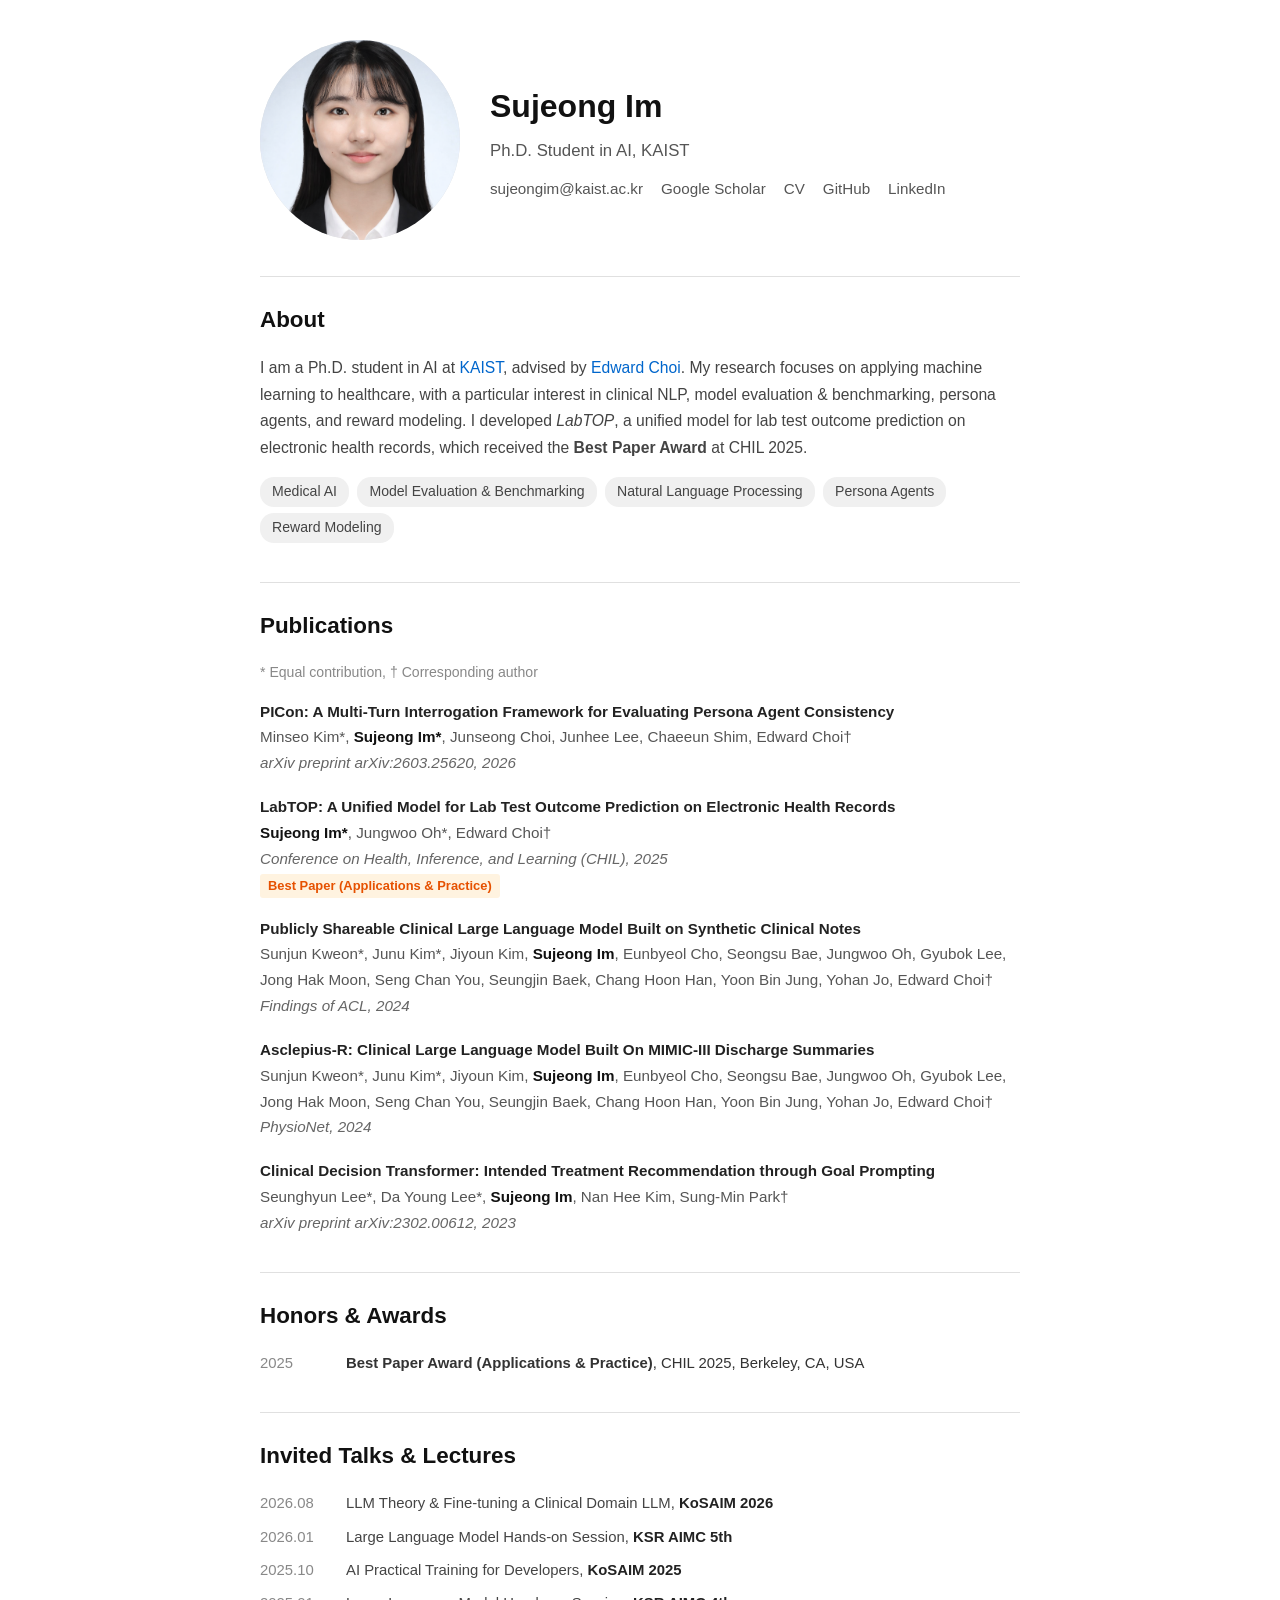
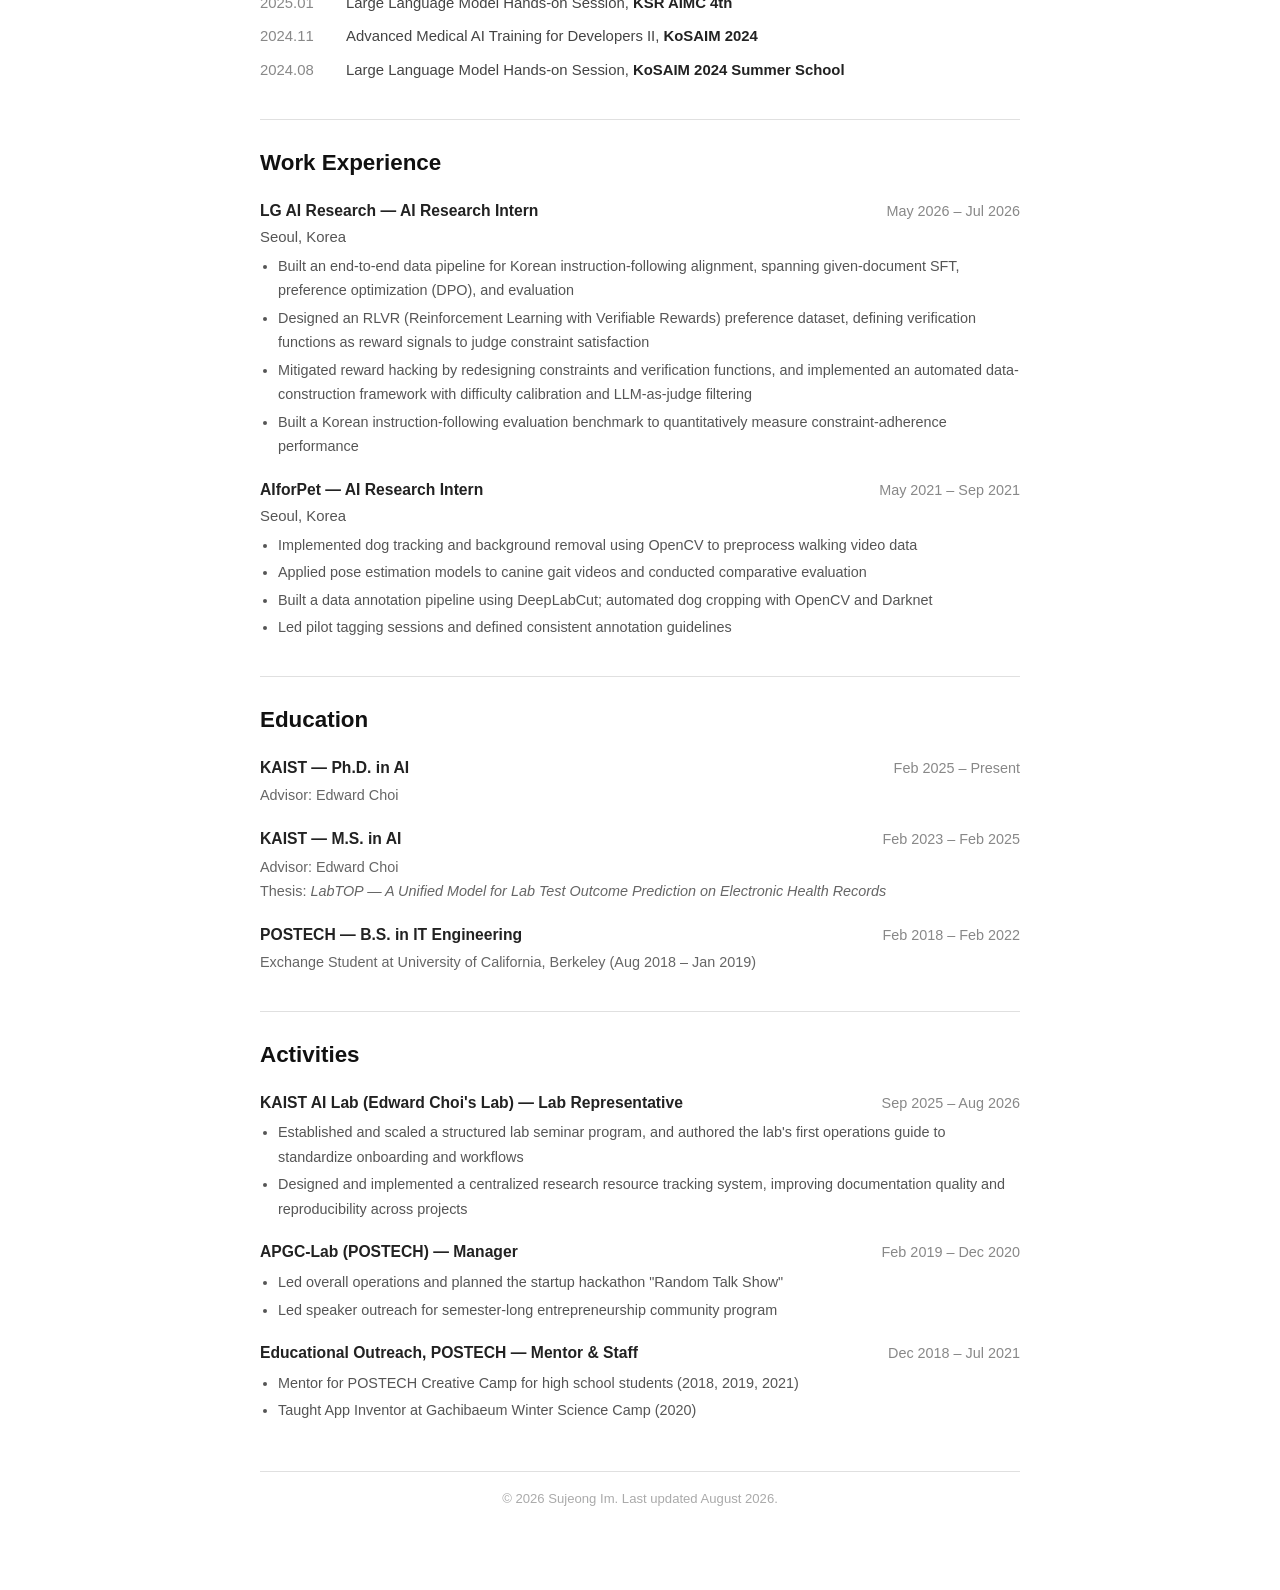
<file: index.html>
<!DOCTYPE html>
<html lang="en">
<head>
    <meta charset="UTF-8">
    <meta name="viewport" content="width=device-width, initial-scale=1.0">
    <title>Sujeong Im</title>
    <style>
        * { margin: 0; padding: 0; box-sizing: border-box; }

        body {
            font-family: -apple-system, BlinkMacSystemFont, 'Segoe UI', Roboto, 'Helvetica Neue', Arial, sans-serif;
            line-height: 1.7;
            color: #333;
            background: #fff;
        }

        a { color: #0066cc; text-decoration: none; }
        a:hover { text-decoration: underline; }

        .container {
            max-width: 800px;
            margin: 0 auto;
            padding: 40px 20px;
        }

        /* ---- Header / Profile ---- */
        .profile {
            display: flex;
            align-items: center;
            gap: 30px;
            margin-bottom: 20px;
        }

        .profile-photo {
            width: 200px;
            height: 200px;
            border-radius: 50%;
            object-fit: cover;
            object-position: center 20%;
            flex-shrink: 0;
            background: #e0e0e0;
        }

        .profile-info h1 {
            font-size: 2em;
            font-weight: 700;
            color: #111;
            margin-bottom: 4px;
        }

        .profile-info .title {
            font-size: 1.05em;
            color: #555;
            margin-bottom: 10px;
        }

        .profile-links {
            display: flex;
            flex-wrap: wrap;
            gap: 6px 18px;
            font-size: 0.95em;
        }

        .profile-links a, .profile-links span {
            color: #555;
        }

        .profile-links a:hover { color: #0066cc; }

        /* ---- Sections ---- */
        section {
            margin-top: 36px;
            padding-top: 24px;
            border-top: 1px solid #e0e0e0;
        }

        h2 {
            font-size: 1.4em;
            font-weight: 700;
            color: #111;
            margin-bottom: 16px;
        }

        /* ---- About ---- */
        .about p {
            color: #444;
            font-size: 0.98em;
        }

        .research-interests {
            margin-top: 12px;
        }

        .research-interests span {
            display: inline-block;
            background: #f0f0f0;
            color: #444;
            padding: 3px 12px;
            border-radius: 14px;
            font-size: 0.88em;
            margin: 3px 4px 3px 0;
        }

        /* ---- Publications ---- */
        .pub-note {
            font-size: 0.88em;
            color: #888;
            margin-bottom: 14px;
        }

        .pub-item {
            margin-bottom: 18px;
            padding-left: 0;
            font-size: 0.95em;
        }

        .pub-item .pub-title {
            font-weight: 600;
            color: #222;
        }

        .pub-item .pub-authors {
            color: #555;
        }

        .pub-item .pub-authors strong {
            color: #111;
        }

        .pub-item .pub-venue {
            color: #666;
            font-style: italic;
        }

        .pub-item .pub-award {
            display: inline-block;
            background: #fff3e0;
            color: #e65100;
            padding: 1px 8px;
            border-radius: 3px;
            font-size: 0.85em;
            font-weight: 600;
            margin-top: 2px;
        }

        /* ---- Generic entry (education, work, etc.) ---- */
        .entry {
            margin-bottom: 18px;
        }

        .entry-header {
            display: flex;
            justify-content: space-between;
            align-items: baseline;
            flex-wrap: wrap;
            gap: 4px;
        }

        .entry-header .entry-title {
            font-weight: 600;
            color: #222;
            font-size: 0.98em;
        }

        .entry-header .entry-date {
            color: #888;
            font-size: 0.9em;
            white-space: nowrap;
        }

        .entry-sub {
            color: #555;
            font-size: 0.93em;
        }

        .entry-details {
            color: #666;
            font-size: 0.9em;
            margin-top: 2px;
        }

        .entry ul {
            margin-top: 4px;
            margin-left: 18px;
            color: #555;
            font-size: 0.9em;
        }

        .entry li { margin-bottom: 3px; }

        /* ---- Talks table ---- */
        .talks-list {
            font-size: 0.93em;
        }

        .talks-list .talk-item {
            display: flex;
            gap: 16px;
            margin-bottom: 8px;
        }

        .talks-list .talk-date {
            color: #888;
            white-space: nowrap;
            min-width: 70px;
        }

        .talks-list .talk-title {
            color: #444;
        }

        .talks-list .talk-title strong {
            color: #222;
        }

        /* ---- Award ---- */
        .award-item {
            display: flex;
            gap: 16px;
            margin-bottom: 8px;
            font-size: 0.93em;
        }

        .award-item .award-date {
            color: #888;
            white-space: nowrap;
            min-width: 70px;
        }

        /* ---- Footer ---- */
        footer {
            margin-top: 48px;
            padding-top: 16px;
            border-top: 1px solid #e0e0e0;
            text-align: center;
            font-size: 0.82em;
            color: #aaa;
            padding-bottom: 40px;
        }

        /* ---- Responsive ---- */
        @media (max-width: 600px) {
            .profile {
                flex-direction: column;
                text-align: center;
            }
            .profile-links { justify-content: center; }
            .entry-header { flex-direction: column; }
            .talks-list .talk-item { flex-direction: column; gap: 2px; }
            .award-item { flex-direction: column; gap: 2px; }
        }
    </style>
</head>
<body>
    <div class="container">

        <!-- ===== Profile ===== -->
        <div class="profile">
            <img class="profile-photo" src="sjim_profile.png" alt="Sujeong Im">
            <div class="profile-info">
                <h1>Sujeong Im</h1>
                <div class="title">Ph.D. Student in AI, KAIST</div>
                <div class="profile-links">
                    <span>sujeongim@kaist.ac.kr</span>
                    <a href="https://scholar.google.com/citations?user=gppSbmMAAAAJ" target="_blank">Google Scholar</a>
                    <a href="SujeongIm_CV.pdf" target="_blank">CV</a>
                    <a href="https://github.com/sujeongim" target="_blank">GitHub</a>
                    <a href="https://www.linkedin.com/in/sujeong-im-382959218/" target="_blank">LinkedIn</a>
                </div>
            </div>
        </div>

        <!-- ===== About ===== -->
        <section class="about">
            <h2>About</h2>
            <p>
                I am a Ph.D. student in AI at <a href="https://www.kaist.ac.kr/" target="_blank">KAIST</a>,
                advised by <a href="https://mp2893.com/" target="_blank">Edward Choi</a>.
                My research focuses on applying machine learning to healthcare, with a particular interest in
                clinical NLP, model evaluation &amp; benchmarking, persona agents, and reward modeling.
                I developed <em>LabTOP</em>, a unified model for lab test outcome prediction on electronic health records,
                which received the <strong>Best Paper Award</strong> at CHIL 2025.
            </p>
            <div class="research-interests">
                <span>Medical AI</span>
                <span>Model Evaluation &amp; Benchmarking</span>
                <span>Natural Language Processing</span>
                <span>Persona Agents</span>
                <span>Reward Modeling</span>
            </div>
        </section>

        <!-- ===== Publications ===== -->
        <section>
            <h2>Publications</h2>
            <p class="pub-note">* Equal contribution, &dagger; Corresponding author</p>

            <div class="pub-item">
                <div class="pub-title">PICon: A Multi-Turn Interrogation Framework for Evaluating Persona Agent Consistency</div>
                <div class="pub-authors">Minseo Kim*, <strong>Sujeong Im*</strong>, Junseong Choi, Junhee Lee, Chaeeun Shim, Edward Choi&dagger;</div>
                <div class="pub-venue">arXiv preprint arXiv:2603.25620, 2026</div>
            </div>

            <div class="pub-item">
                <div class="pub-title">LabTOP: A Unified Model for Lab Test Outcome Prediction on Electronic Health Records</div>
                <div class="pub-authors"><strong>Sujeong Im*</strong>, Jungwoo Oh*, Edward Choi&dagger;</div>
                <div class="pub-venue">Conference on Health, Inference, and Learning (CHIL), 2025</div>
                <div class="pub-award">Best Paper (Applications & Practice)</div>
            </div>

            <div class="pub-item">
                <div class="pub-title">Publicly Shareable Clinical Large Language Model Built on Synthetic Clinical Notes</div>
                <div class="pub-authors">Sunjun Kweon*, Junu Kim*, Jiyoun Kim, <strong>Sujeong Im</strong>, Eunbyeol Cho, Seongsu Bae, Jungwoo Oh, Gyubok Lee, Jong Hak Moon, Seng Chan You, Seungjin Baek, Chang Hoon Han, Yoon Bin Jung, Yohan Jo, Edward Choi&dagger;</div>
                <div class="pub-venue">Findings of ACL, 2024</div>
            </div>

            <div class="pub-item">
                <div class="pub-title">Asclepius-R: Clinical Large Language Model Built On MIMIC-III Discharge Summaries</div>
                <div class="pub-authors">Sunjun Kweon*, Junu Kim*, Jiyoun Kim, <strong>Sujeong Im</strong>, Eunbyeol Cho, Seongsu Bae, Jungwoo Oh, Gyubok Lee, Jong Hak Moon, Seng Chan You, Seungjin Baek, Chang Hoon Han, Yoon Bin Jung, Yohan Jo, Edward Choi&dagger;</div>
                <div class="pub-venue">PhysioNet, 2024</div>
            </div>

            <div class="pub-item">
                <div class="pub-title">Clinical Decision Transformer: Intended Treatment Recommendation through Goal Prompting</div>
                <div class="pub-authors">Seunghyun Lee*, Da Young Lee*, <strong>Sujeong Im</strong>, Nan Hee Kim, Sung-Min Park&dagger;</div>
                <div class="pub-venue">arXiv preprint arXiv:2302.00612, 2023</div>
            </div>
        </section>

        <!-- ===== Honors & Awards ===== -->
        <section>
            <h2>Honors & Awards</h2>
            <div class="award-item">
                <div class="award-date">2025</div>
                <div><strong>Best Paper Award (Applications & Practice)</strong>, CHIL 2025, Berkeley, CA, USA</div>
            </div>
        </section>

        <!-- ===== Invited Talks & Lectures ===== -->
        <section>
            <h2>Invited Talks & Lectures</h2>
            <div class="talks-list">
                <div class="talk-item">
                    <div class="talk-date">2026.08</div>
                    <div class="talk-title">LLM Theory &amp; Fine-tuning a Clinical Domain LLM, <strong>KoSAIM 2026</strong></div>
                </div>
                <div class="talk-item">
                    <div class="talk-date">2026.01</div>
                    <div class="talk-title">Large Language Model Hands-on Session, <strong>KSR AIMC 5th</strong></div>
                </div>
                <div class="talk-item">
                    <div class="talk-date">2025.10</div>
                    <div class="talk-title">AI Practical Training for Developers, <strong>KoSAIM 2025</strong></div>
                </div>
                <div class="talk-item">
                    <div class="talk-date">2025.01</div>
                    <div class="talk-title">Large Language Model Hands-on Session, <strong>KSR AIMC 4th</strong></div>
                </div>
                <div class="talk-item">
                    <div class="talk-date">2024.11</div>
                    <div class="talk-title">Advanced Medical AI Training for Developers II, <strong>KoSAIM 2024</strong></div>
                </div>
                <div class="talk-item">
                    <div class="talk-date">2024.08</div>
                    <div class="talk-title">Large Language Model Hands-on Session, <strong>KoSAIM 2024 Summer School</strong></div>
                </div>
            </div>
        </section>

        <!-- ===== Work Experience ===== -->
        <section>
            <h2>Work Experience</h2>
            <div class="entry">
                <div class="entry-header">
                    <div class="entry-title">LG AI Research &mdash; AI Research Intern</div>
                    <div class="entry-date">May 2026 &ndash; Jul 2026</div>
                </div>
                <div class="entry-sub">Seoul, Korea</div>
                <ul>
                    <li>Built an end-to-end data pipeline for Korean instruction-following alignment, spanning given-document SFT, preference optimization (DPO), and evaluation</li>
                    <li>Designed an RLVR (Reinforcement Learning with Verifiable Rewards) preference dataset, defining verification functions as reward signals to judge constraint satisfaction</li>
                    <li>Mitigated reward hacking by redesigning constraints and verification functions, and implemented an automated data-construction framework with difficulty calibration and LLM-as-judge filtering</li>
                    <li>Built a Korean instruction-following evaluation benchmark to quantitatively measure constraint-adherence performance</li>
                </ul>
            </div>
            <div class="entry">
                <div class="entry-header">
                    <div class="entry-title">AIforPet &mdash; AI Research Intern</div>
                    <div class="entry-date">May 2021 &ndash; Sep 2021</div>
                </div>
                <div class="entry-sub">Seoul, Korea</div>
                <ul>
                    <li>Implemented dog tracking and background removal using OpenCV to preprocess walking video data</li>
                    <li>Applied pose estimation models to canine gait videos and conducted comparative evaluation</li>
                    <li>Built a data annotation pipeline using DeepLabCut; automated dog cropping with OpenCV and Darknet</li>
                    <li>Led pilot tagging sessions and defined consistent annotation guidelines</li>
                </ul>
            </div>
        </section>

        <!-- ===== Education ===== -->
        <section>
            <h2>Education</h2>
            <div class="entry">
                <div class="entry-header">
                    <div class="entry-title">KAIST &mdash; Ph.D. in AI</div>
                    <div class="entry-date">Feb 2025 &ndash; Present</div>
                </div>
                <div class="entry-details">Advisor: Edward Choi</div>
            </div>
            <div class="entry">
                <div class="entry-header">
                    <div class="entry-title">KAIST &mdash; M.S. in AI</div>
                    <div class="entry-date">Feb 2023 &ndash; Feb 2025</div>
                </div>
                <div class="entry-details">Advisor: Edward Choi<br>Thesis: <em>LabTOP &mdash; A Unified Model for Lab Test Outcome Prediction on Electronic Health Records</em></div>
            </div>
            <div class="entry">
                <div class="entry-header">
                    <div class="entry-title">POSTECH &mdash; B.S. in IT Engineering</div>
                    <div class="entry-date">Feb 2018 &ndash; Feb 2022</div>
                </div>
                <div class="entry-details">Exchange Student at University of California, Berkeley (Aug 2018 &ndash; Jan 2019)</div>
            </div>
        </section>

        <!-- ===== Activities ===== -->
        <section>
            <h2>Activities</h2>
            <div class="entry">
                <div class="entry-header">
                    <div class="entry-title">KAIST AI Lab (Edward Choi's Lab) &mdash; Lab Representative</div>
                    <div class="entry-date">Sep 2025 &ndash; Aug 2026</div>
                </div>
                <ul>
                    <li>Established and scaled a structured lab seminar program, and authored the lab's first operations guide to standardize onboarding and workflows</li>
                    <li>Designed and implemented a centralized research resource tracking system, improving documentation quality and reproducibility across projects</li>
                </ul>
            </div>
            <div class="entry">
                <div class="entry-header">
                    <div class="entry-title">APGC-Lab (POSTECH) &mdash; Manager</div>
                    <div class="entry-date">Feb 2019 &ndash; Dec 2020</div>
                </div>
                <ul>
                    <li>Led overall operations and planned the startup hackathon "Random Talk Show"</li>
                    <li>Led speaker outreach for semester-long entrepreneurship community program</li>
                </ul>
            </div>
            <div class="entry">
                <div class="entry-header">
                    <div class="entry-title">Educational Outreach, POSTECH &mdash; Mentor & Staff</div>
                    <div class="entry-date">Dec 2018 &ndash; Jul 2021</div>
                </div>
                <ul>
                    <li>Mentor for POSTECH Creative Camp for high school students (2018, 2019, 2021)</li>
                    <li>Taught App Inventor at Gachibaeum Winter Science Camp (2020)</li>
                </ul>
            </div>
        </section>

        <footer>
            &copy; 2026 Sujeong Im. Last updated August 2026.
        </footer>
    </div>
</body>
</html>
</file>
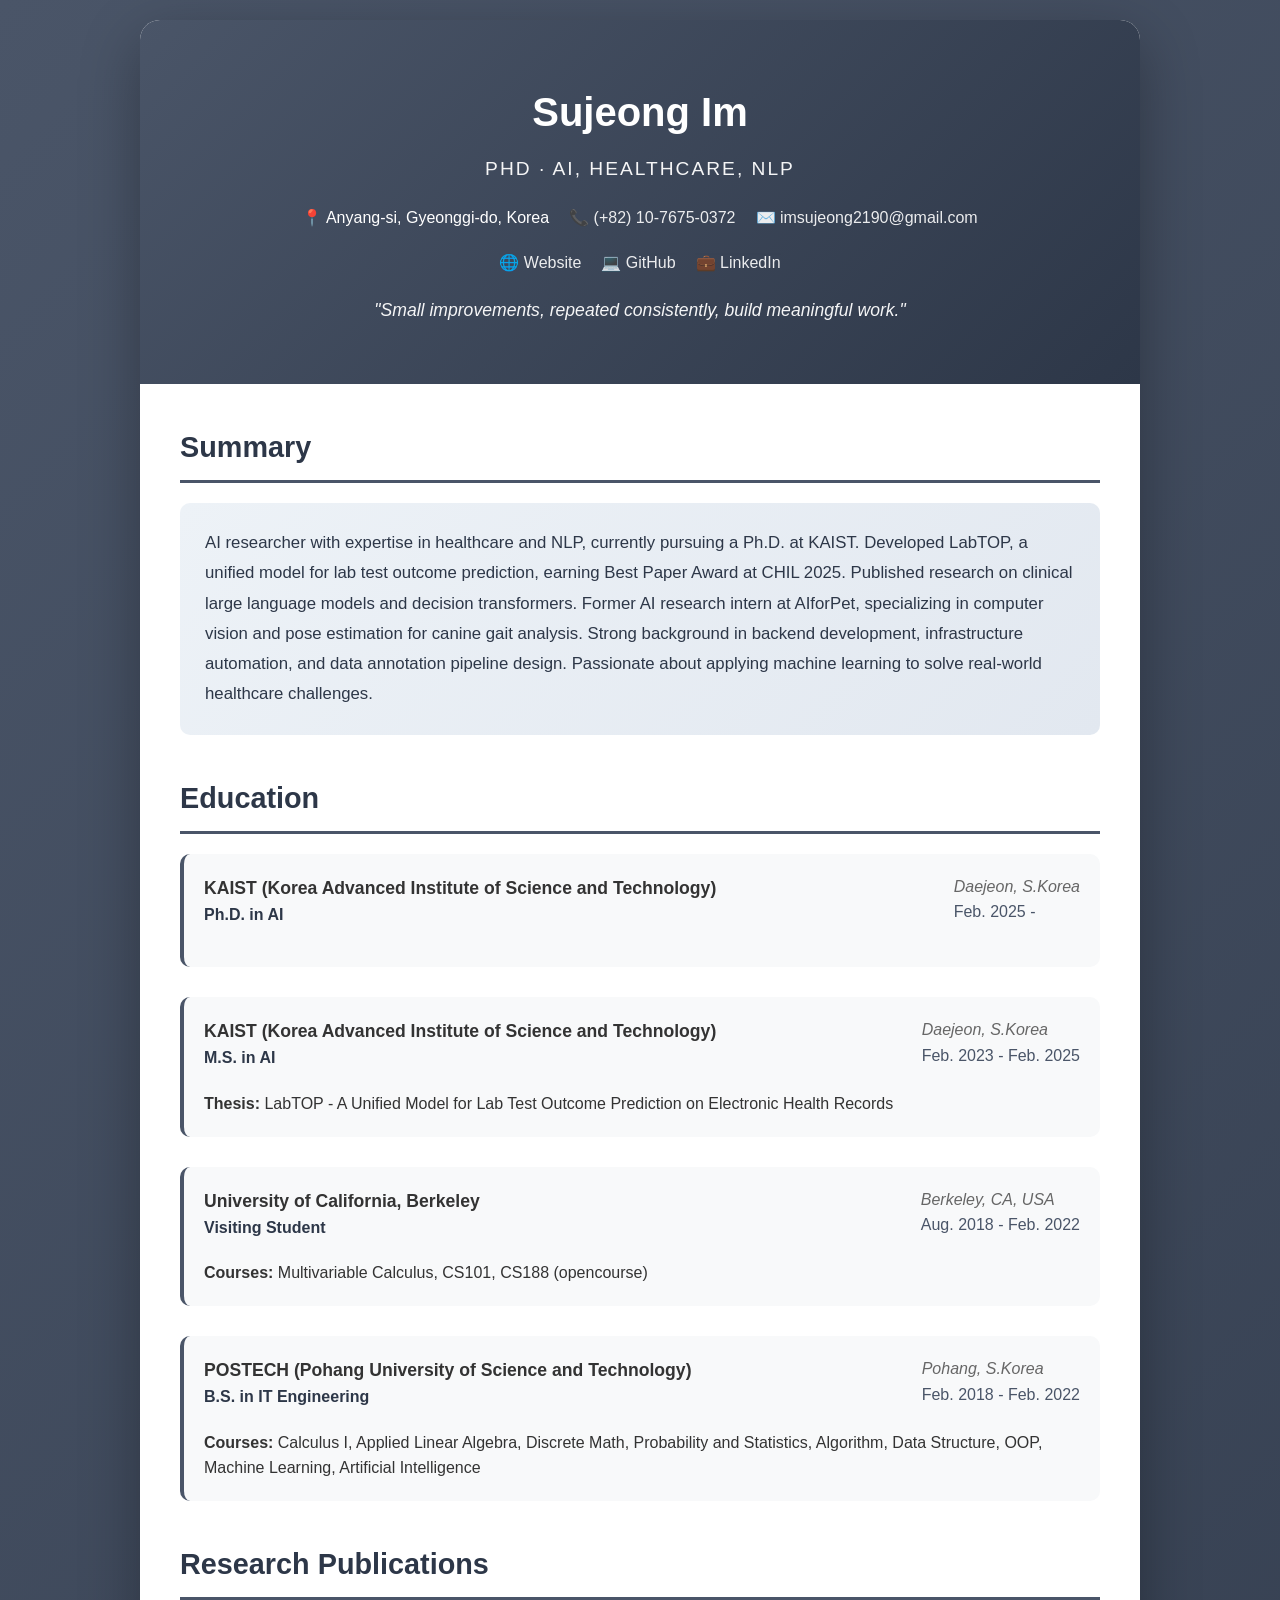
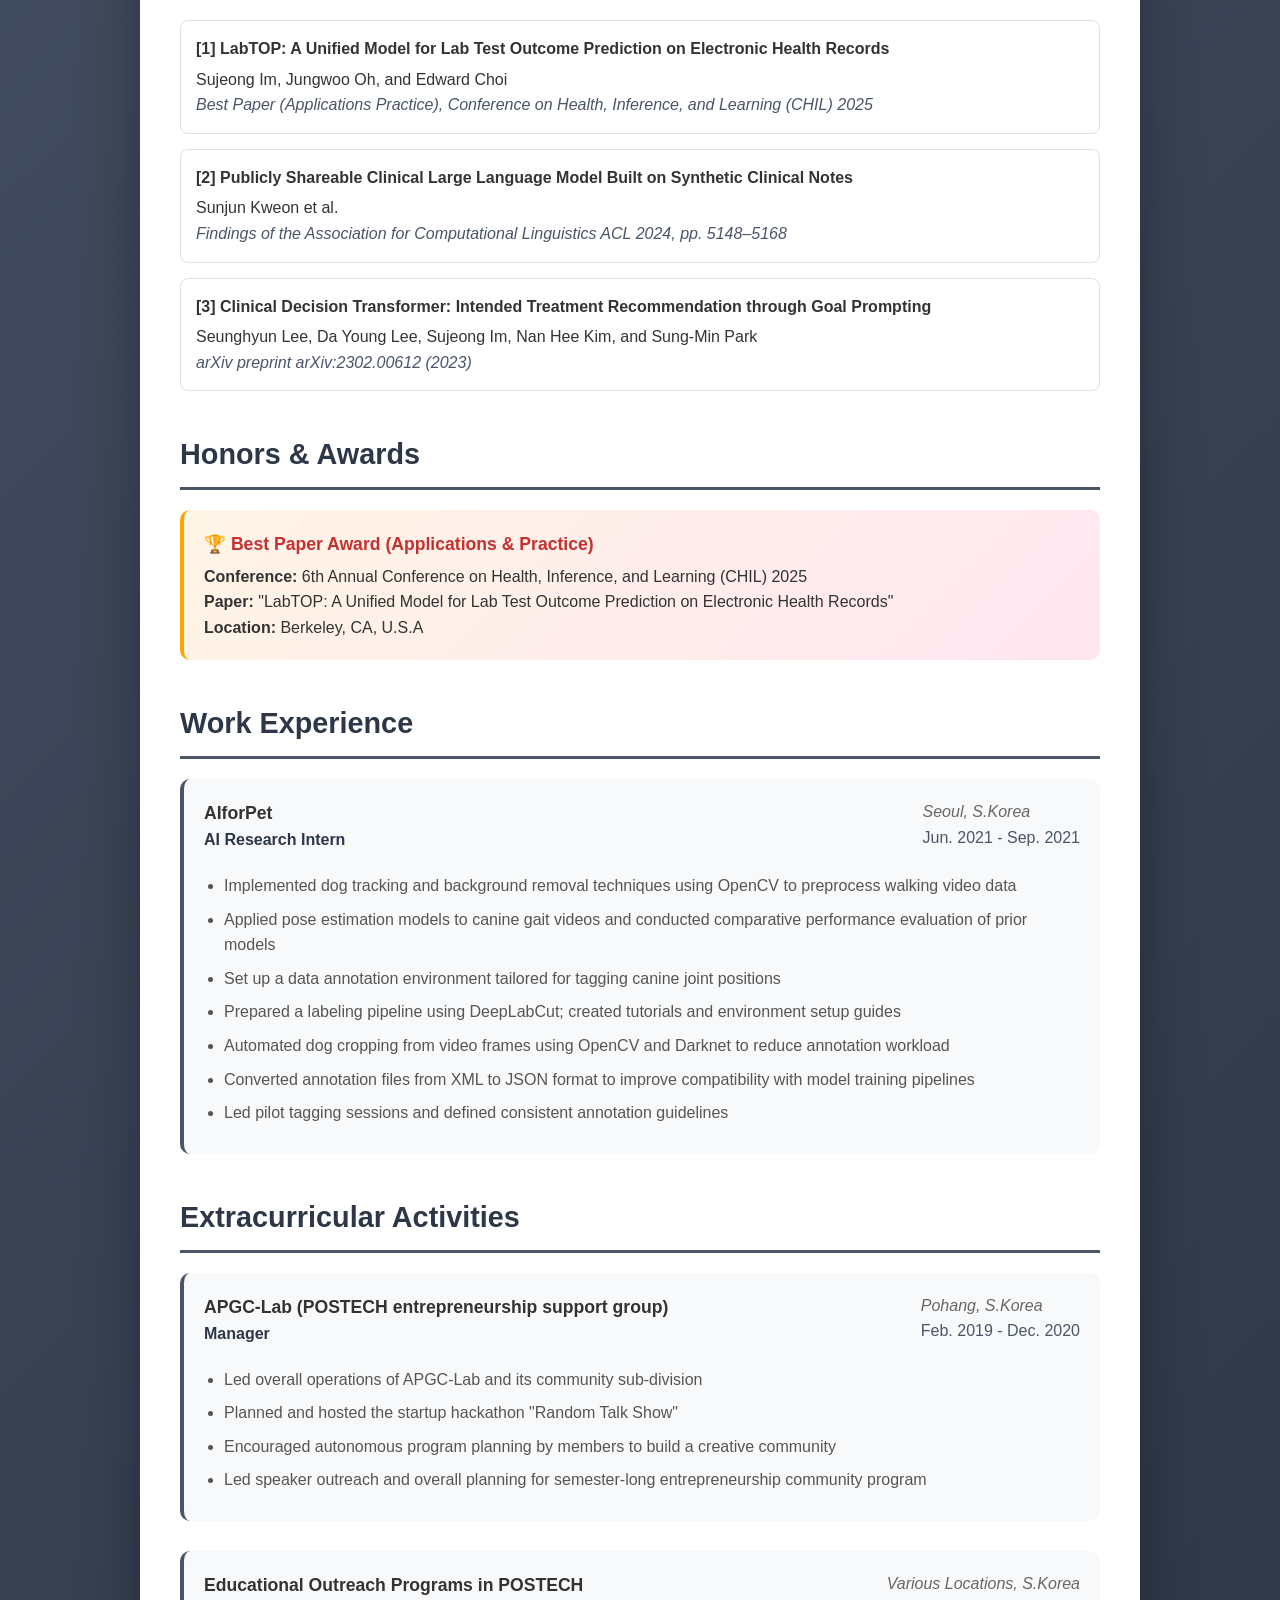
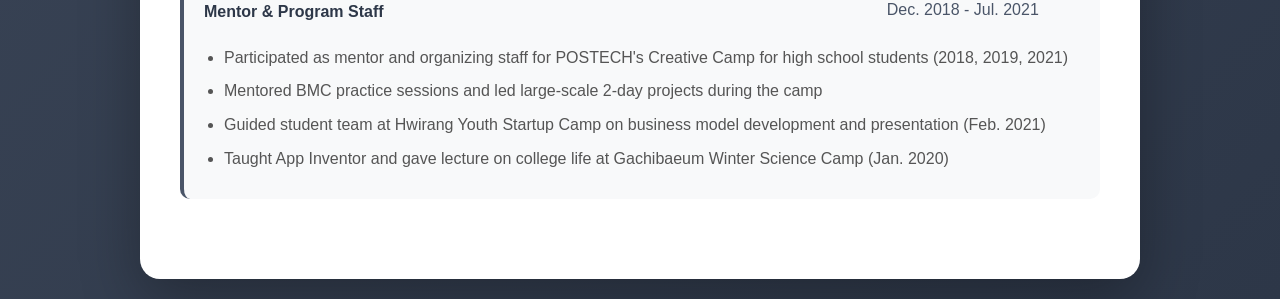
<file: sujeongim_homepage.html>
<!DOCTYPE html>
<html lang="ko">
<head>
    <meta charset="UTF-8">
    <meta name="viewport" content="width=device-width, initial-scale=1.0">
    <title>Sujeong Im - AI Researcher</title>
    <style>
        * {
            margin: 0;
            padding: 0;
            box-sizing: border-box;
        }

        body {
            font-family: -apple-system, BlinkMacSystemFont, 'Segoe UI', Roboto, 'Helvetica Neue', Arial, sans-serif;
            line-height: 1.6;
            color: #333;
            background: linear-gradient(135deg, #4a5568 0%, #2d3748 100%);
            min-height: 100vh;
            padding: 20px;
        }

        .container {
            max-width: 1000px;
            margin: 0 auto;
            background: white;
            border-radius: 20px;
            box-shadow: 0 20px 60px rgba(0,0,0,0.3);
            overflow: hidden;
        }

        header {
            background: linear-gradient(135deg, #4a5568 0%, #2d3748 100%);
            color: white;
            padding: 60px 40px;
            text-align: center;
        }

        h1 {
            font-size: 2.5em;
            margin-bottom: 10px;
            font-weight: 700;
        }

        .subtitle {
            font-size: 1.2em;
            opacity: 0.95;
            margin-bottom: 20px;
            letter-spacing: 2px;
        }

        .contact-info {
            display: flex;
            justify-content: center;
            gap: 20px;
            flex-wrap: wrap;
            margin-top: 20px;
        }

        .contact-info a {
            color: white;
            text-decoration: none;
            opacity: 0.9;
            transition: opacity 0.3s;
        }

        .contact-info a:hover {
            opacity: 1;
        }

        .quote {
            font-style: italic;
            margin-top: 20px;
            font-size: 1.1em;
            opacity: 0.95;
        }

        .content {
            padding: 40px;
        }

        section {
            margin-bottom: 40px;
        }

        h2 {
            color: #2d3748;
            font-size: 1.8em;
            margin-bottom: 20px;
            padding-bottom: 10px;
            border-bottom: 3px solid #4a5568;
        }

        h3 {
            color: #4a5568;
            font-size: 1.3em;
            margin-bottom: 10px;
        }

        .edu-item, .work-item, .activity-item {
            margin-bottom: 30px;
            padding: 20px;
            background: #f8f9fa;
            border-radius: 10px;
            border-left: 4px solid #4a5568;
        }

        .item-header {
            display: flex;
            justify-content: space-between;
            align-items: start;
            margin-bottom: 10px;
            flex-wrap: wrap;
        }

        .item-title {
            font-weight: 600;
            font-size: 1.1em;
            color: #333;
        }

        .item-location {
            color: #666;
            font-style: italic;
        }

        .item-date {
            color: #4a5568;
            font-weight: 500;
        }

        .item-role {
            color: #2d3748;
            font-weight: 600;
            margin-bottom: 10px;
        }

        ul {
            margin-left: 20px;
            margin-top: 10px;
        }

        li {
            margin-bottom: 8px;
            color: #555;
        }

        .publication {
            background: #fff;
            padding: 15px;
            margin-bottom: 15px;
            border-radius: 8px;
            border: 1px solid #e0e0e0;
        }

        .pub-title {
            font-weight: 600;
            color: #333;
            margin-bottom: 5px;
        }

        .pub-venue {
            color: #4a5568;
            font-style: italic;
        }

        .award {
            background: linear-gradient(135deg, #fff5e6 0%, #ffe6f0 100%);
            padding: 20px;
            border-radius: 10px;
            border-left: 4px solid #ffa500;
        }

        .award-title {
            font-weight: 700;
            font-size: 1.1em;
            color: #c53030;
            margin-bottom: 5px;
        }

        .summary-box {
            background: linear-gradient(135deg, #edf2f7 0%, #e2e8f0 100%);
            padding: 25px;
            border-radius: 10px;
            font-size: 1.05em;
            line-height: 1.8;
            color: #2d3748;
        }

        @media (max-width: 768px) {
            body {
                padding: 10px;
            }

            header {
                padding: 40px 20px;
            }

            h1 {
                font-size: 2em;
            }

            .content {
                padding: 20px;
            }

            .item-header {
                flex-direction: column;
            }

            .contact-info {
                flex-direction: column;
                gap: 10px;
            }
        }
    </style>
</head>
<body>
    <div class="container">
        <header>
            <h1>Sujeong Im</h1>
            <div class="subtitle">PHD · AI, HEALTHCARE, NLP</div>
            <div class="contact-info">
                <span>📍 Anyang-si, Gyeonggi-do, Korea</span>
                <a href="tel:+821076750372">📞 (+82) 10-7675-0372</a>
                <a href="mailto:imsujeong2190@gmail.com">✉️ imsujeong2190@gmail.com</a>
            </div>
            <div class="contact-info">
                <a href="https://sujeongim.github.io/" target="_blank">🌐 Website</a>
                <a href="https://github.com/sujeongim" target="_blank">💻 GitHub</a>
                <a href="https://linkedin.com/in/sujeongim" target="_blank">💼 LinkedIn</a>
            </div>
            <div class="quote">"Small improvements, repeated consistently, build meaningful work."</div>
        </header>

        <div class="content">
            <section>
                <h2>Summary</h2>
                <div class="summary-box">
                    AI researcher with expertise in healthcare and NLP, currently pursuing a Ph.D. at KAIST. Developed LabTOP, a unified model for lab test outcome prediction, earning Best Paper Award at CHIL 2025. Published research on clinical large language models and decision transformers. Former AI research intern at AIforPet, specializing in computer vision and pose estimation for canine gait analysis. Strong background in backend development, infrastructure automation, and data annotation pipeline design. Passionate about applying machine learning to solve real-world healthcare challenges.
                </div>
            </section>

            <section>
                <h2>Education</h2>
                <div class="edu-item">
                    <div class="item-header">
                        <div>
                            <div class="item-title">KAIST (Korea Advanced Institute of Science and Technology)</div>
                            <div class="item-role">Ph.D. in AI</div>
                        </div>
                        <div>
                            <div class="item-location">Daejeon, S.Korea</div>
                            <div class="item-date">Feb. 2025 -</div>
                        </div>
                    </div>
                </div>

                <div class="edu-item">
                    <div class="item-header">
                        <div>
                            <div class="item-title">KAIST (Korea Advanced Institute of Science and Technology)</div>
                            <div class="item-role">M.S. in AI</div>
                        </div>
                        <div>
                            <div class="item-location">Daejeon, S.Korea</div>
                            <div class="item-date">Feb. 2023 - Feb. 2025</div>
                        </div>
                    </div>
                    <div><strong>Thesis:</strong> LabTOP - A Unified Model for Lab Test Outcome Prediction on Electronic Health Records</div>
                </div>

                <div class="edu-item">
                    <div class="item-header">
                        <div>
                            <div class="item-title">University of California, Berkeley</div>
                            <div class="item-role">Visiting Student</div>
                        </div>
                        <div>
                            <div class="item-location">Berkeley, CA, USA</div>
                            <div class="item-date">Aug. 2018 - Feb. 2022</div>
                        </div>
                    </div>
                    <div><strong>Courses:</strong> Multivariable Calculus, CS101, CS188 (opencourse)</div>
                </div>

                <div class="edu-item">
                    <div class="item-header">
                        <div>
                            <div class="item-title">POSTECH (Pohang University of Science and Technology)</div>
                            <div class="item-role">B.S. in IT Engineering</div>
                        </div>
                        <div>
                            <div class="item-location">Pohang, S.Korea</div>
                            <div class="item-date">Feb. 2018 - Feb. 2022</div>
                        </div>
                    </div>
                    <div><strong>Courses:</strong> Calculus I, Applied Linear Algebra, Discrete Math, Probability and Statistics, Algorithm, Data Structure, OOP, Machine Learning, Artificial Intelligence</div>
                </div>
            </section>

            <section>
                <h2>Research Publications</h2>
                <div class="publication">
                    <div class="pub-title">[1] LabTOP: A Unified Model for Lab Test Outcome Prediction on Electronic Health Records</div>
                    <div>Sujeong Im, Jungwoo Oh, and Edward Choi</div>
                    <div class="pub-venue">Best Paper (Applications Practice), Conference on Health, Inference, and Learning (CHIL) 2025</div>
                </div>

                <div class="publication">
                    <div class="pub-title">[2] Publicly Shareable Clinical Large Language Model Built on Synthetic Clinical Notes</div>
                    <div>Sunjun Kweon et al.</div>
                    <div class="pub-venue">Findings of the Association for Computational Linguistics ACL 2024, pp. 5148–5168</div>
                </div>

                <div class="publication">
                    <div class="pub-title">[3] Clinical Decision Transformer: Intended Treatment Recommendation through Goal Prompting</div>
                    <div>Seunghyun Lee, Da Young Lee, Sujeong Im, Nan Hee Kim, and Sung-Min Park</div>
                    <div class="pub-venue">arXiv preprint arXiv:2302.00612 (2023)</div>
                </div>
            </section>

            <section>
                <h2>Honors & Awards</h2>
                <div class="award">
                    <div class="award-title">🏆 Best Paper Award (Applications & Practice)</div>
                    <div><strong>Conference:</strong> 6th Annual Conference on Health, Inference, and Learning (CHIL) 2025</div>
                    <div><strong>Paper:</strong> "LabTOP: A Unified Model for Lab Test Outcome Prediction on Electronic Health Records"</div>
                    <div><strong>Location:</strong> Berkeley, CA, U.S.A</div>
                </div>
            </section>

            <section>
                <h2>Work Experience</h2>
                <div class="work-item">
                    <div class="item-header">
                        <div>
                            <div class="item-title">AIforPet</div>
                            <div class="item-role">AI Research Intern</div>
                        </div>
                        <div>
                            <div class="item-location">Seoul, S.Korea</div>
                            <div class="item-date">Jun. 2021 - Sep. 2021</div>
                        </div>
                    </div>
                    <ul>
                        <li>Implemented dog tracking and background removal techniques using OpenCV to preprocess walking video data</li>
                        <li>Applied pose estimation models to canine gait videos and conducted comparative performance evaluation of prior models</li>
                        <li>Set up a data annotation environment tailored for tagging canine joint positions</li>
                        <li>Prepared a labeling pipeline using DeepLabCut; created tutorials and environment setup guides</li>
                        <li>Automated dog cropping from video frames using OpenCV and Darknet to reduce annotation workload</li>
                        <li>Converted annotation files from XML to JSON format to improve compatibility with model training pipelines</li>
                        <li>Led pilot tagging sessions and defined consistent annotation guidelines</li>
                    </ul>
                </div>
            </section>

            <section>
                <h2>Extracurricular Activities</h2>
                <div class="activity-item">
                    <div class="item-header">
                        <div>
                            <div class="item-title">APGC-Lab (POSTECH entrepreneurship support group)</div>
                            <div class="item-role">Manager</div>
                        </div>
                        <div>
                            <div class="item-location">Pohang, S.Korea</div>
                            <div class="item-date">Feb. 2019 - Dec. 2020</div>
                        </div>
                    </div>
                    <ul>
                        <li>Led overall operations of APGC-Lab and its community sub-division</li>
                        <li>Planned and hosted the startup hackathon "Random Talk Show"</li>
                        <li>Encouraged autonomous program planning by members to build a creative community</li>
                        <li>Led speaker outreach and overall planning for semester-long entrepreneurship community program</li>
                    </ul>
                </div>

                <div class="activity-item">
                    <div class="item-header">
                        <div>
                            <div class="item-title">Educational Outreach Programs in POSTECH</div>
                            <div class="item-role">Mentor & Program Staff</div>
                        </div>
                        <div>
                            <div class="item-location">Various Locations, S.Korea</div>
                            <div class="item-date">Dec. 2018 - Jul. 2021</div>
                        </div>
                    </div>
                    <ul>
                        <li>Participated as mentor and organizing staff for POSTECH's Creative Camp for high school students (2018, 2019, 2021)</li>
                        <li>Mentored BMC practice sessions and led large-scale 2-day projects during the camp</li>
                        <li>Guided student team at Hwirang Youth Startup Camp on business model development and presentation (Feb. 2021)</li>
                        <li>Taught App Inventor and gave lecture on college life at Gachibaeum Winter Science Camp (Jan. 2020)</li>
                    </ul>
                </div>
            </section>
        </div>
    </div>
</body>
</html>
</file>
